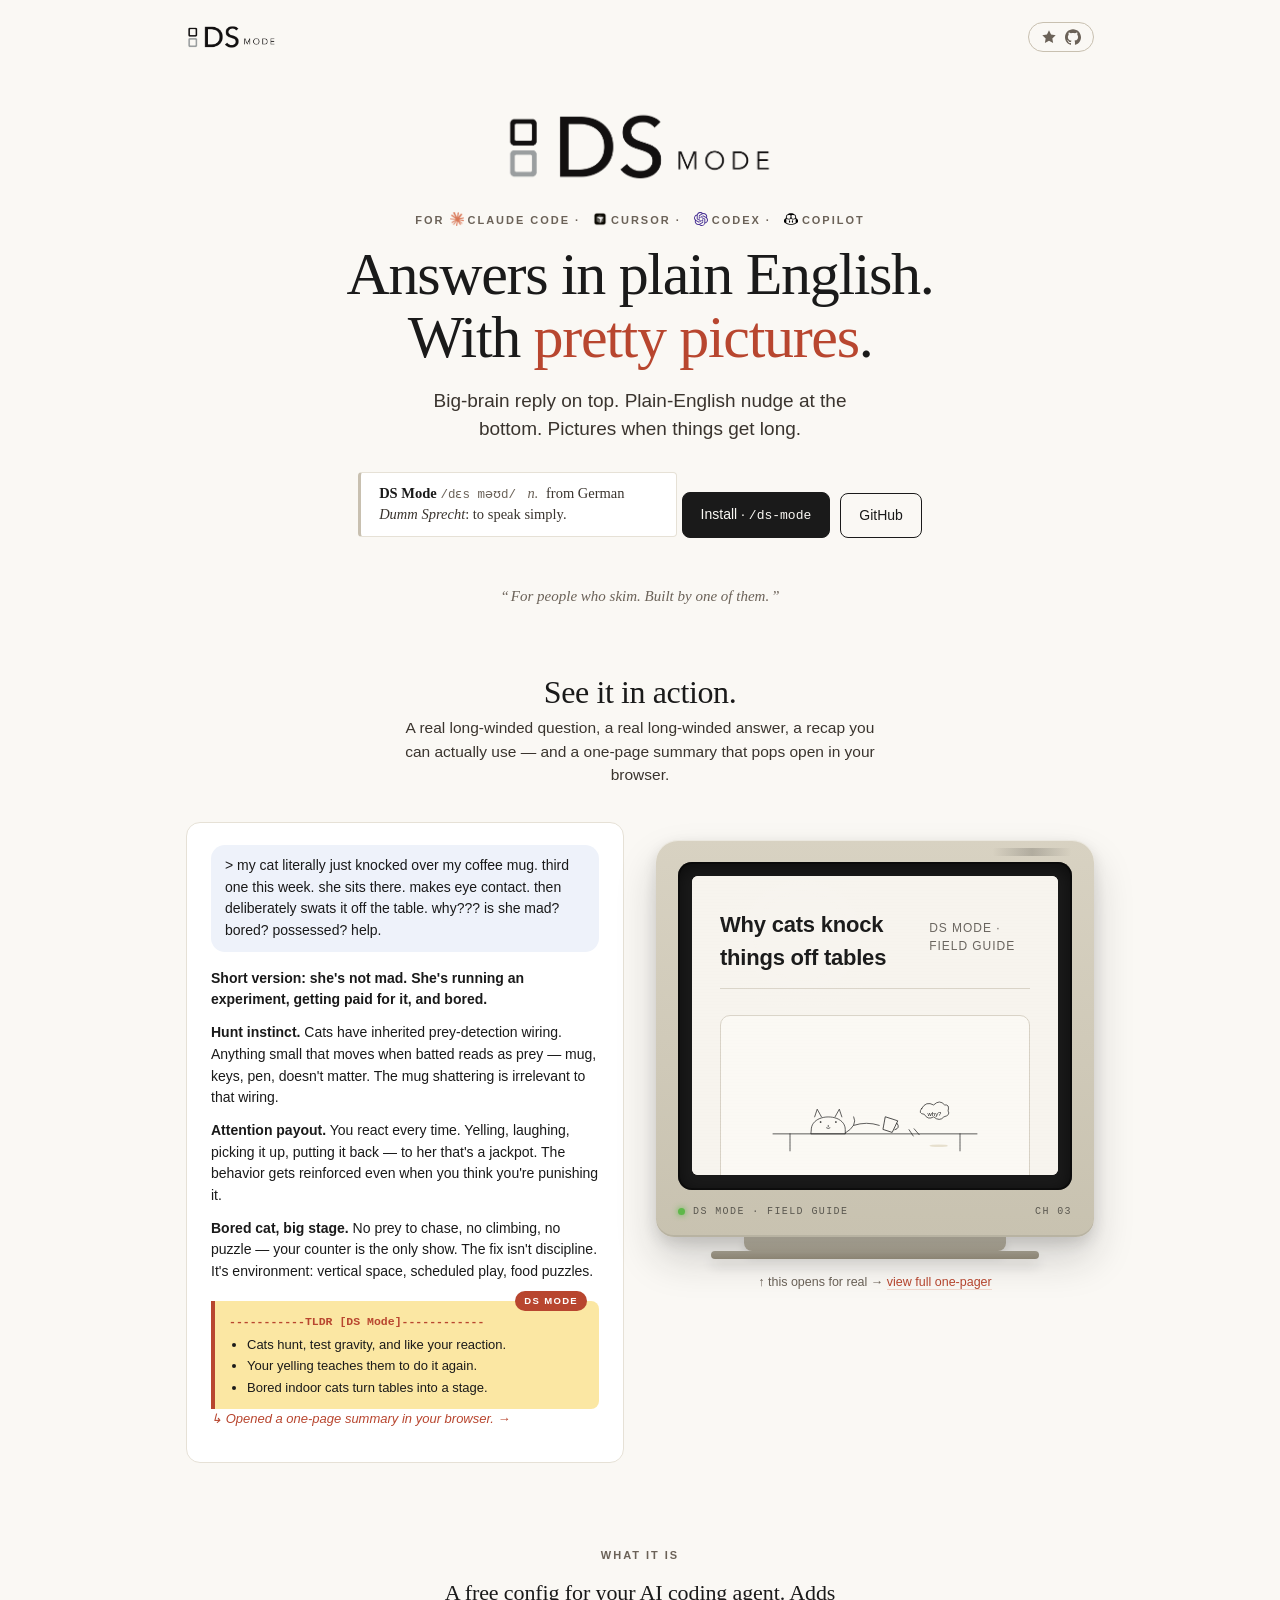
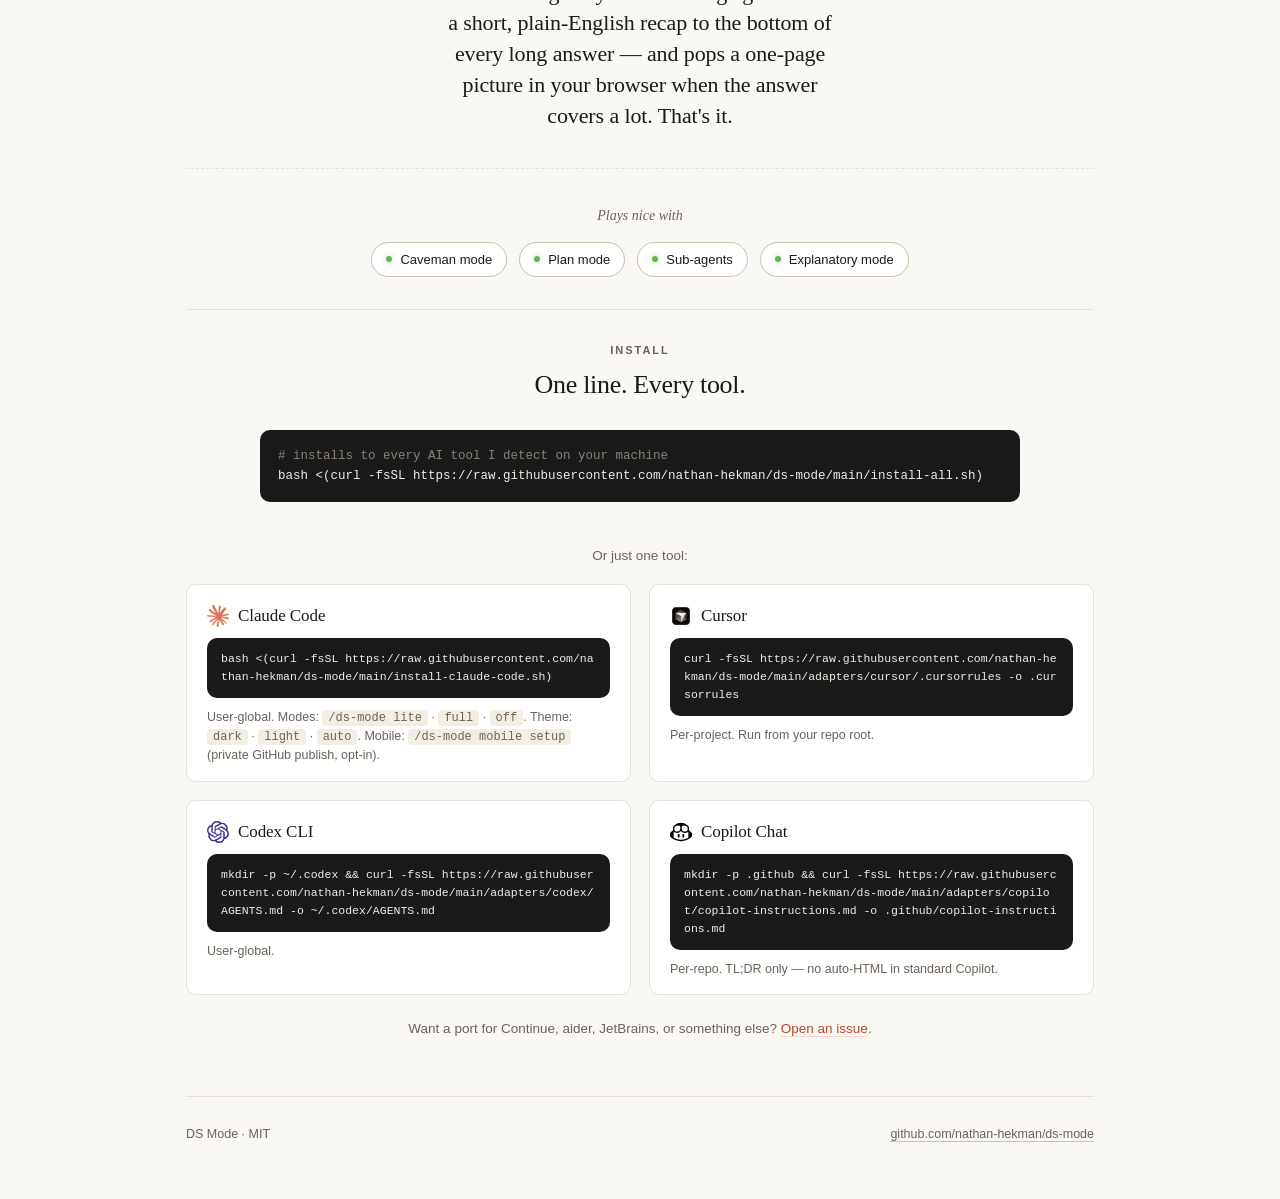
<file: docs/index.html>
<!doctype html>
<html lang="en">
<head>
<meta charset="utf-8">
<meta name="viewport" content="width=device-width, initial-scale=1">
<title>DS Mode — answers in plain English, with pretty pictures</title>
<meta name="description" content="A Claude Code plugin (v1.0.0) that adds a plain-English TL;DR to every answer, plus an auto one-page visual when things get long. Modes: lite (TLDR only) · full (TLDR + auto HTML, default) · off. For people who skim.">

<!-- Open Graph (Slack, iMessage, Facebook, LinkedIn) -->
<meta property="og:type" content="website">
<meta property="og:url" content="https://nathan-hekman.github.io/ds-mode/">
<meta property="og:title" content="DS Mode — answers in plain English, with pretty pictures">
<meta property="og:description" content="A Claude Code plugin (v1.0.0) that adds a plain-English TL;DR to every answer, plus an auto one-page visual when things get long. Modes: lite · full · off.">
<meta property="og:image" content="https://nathan-hekman.github.io/ds-mode/assets/ds-mode-example.png">
<meta property="og:image:alt" content="DS Mode: a Claude Code reply with a plain-English TL;DR recap block at the bottom.">

<!-- Twitter / X -->
<meta name="twitter:card" content="summary_large_image">
<meta name="twitter:title" content="DS Mode — answers in plain English, with pretty pictures">
<meta name="twitter:description" content="A Claude Code plugin (v1.0.0) that adds a plain-English TL;DR to every answer, plus an auto one-page visual when things get long. Modes: lite · full · off.">
<meta name="twitter:image" content="https://nathan-hekman.github.io/ds-mode/assets/ds-mode-example.png">
<style>
  :root {
    --ink: #1a1a1a;
    --ink-soft: #3a342e;
    --paper: #faf8f4;
    --paper-2: #f3eee4;
    --rule: #e6e1d6;
    --rule-strong: #c8c0b0;
    --muted: #6b6258;
    --accent: #b8462f;
    --accent-soft: #f1d9cf;
    --highlight: #fbe7a3;
  }
  *, *::before, *::after { box-sizing: border-box; }
  img, svg, iframe, pre { max-width: 100%; }
  html, body {
    margin: 0; padding: 0;
    background: var(--paper); color: var(--ink);
    font-family: -apple-system, BlinkMacSystemFont, "SF Pro Text", "Helvetica Neue", Inter, sans-serif;
    font-size: 16px; line-height: 1.5;
    -webkit-font-smoothing: antialiased; -moz-osx-font-smoothing: grayscale;
    overflow-x: hidden;
  }
  ::selection { background: var(--highlight); }
  .wrap { max-width: 980px; margin: 0 auto; padding: 0 36px; }

  /* Top bar */
  .top { padding: 22px 0 0; }
  .top .row { display: flex; justify-content: space-between; align-items: center; }
  .brand { display: inline-flex; align-items: center; gap: 9px; text-decoration: none; color: var(--ink); }
  .brand img { display: block; height: 26px; width: auto; }
  .top a.ghlink { display: inline-flex; align-items: center; gap: 8px; color: var(--muted); padding: 6px 12px; border: 1px solid var(--rule-strong); border-radius: 999px; text-decoration: none; line-height: 0; }
  .top a.ghlink svg { display: block; width: 16px; height: 16px; }
  .top a.ghlink:hover { color: var(--ink); border-color: var(--ink); }

  /* HERO */
  .hero { padding: 56px 0 36px; text-align: center; position: relative; }
  .hero-logo { display: block; margin: 0 auto 26px; height: 78px; width: auto; max-width: 80%; }
  .kicker { font-size: 11px; letter-spacing: 0.18em; text-transform: uppercase; color: var(--muted); font-weight: 600; margin: 0 0 14px; }
  h1 { font-family: "Georgia", serif; font-weight: 500; font-size: 60px; line-height: 1.05; letter-spacing: -0.022em; margin: 0 auto 18px; max-width: none; white-space: normal; }
  h1 .accent { color: var(--accent); position: relative; display: inline-block; }
  h1 .accent::after { content: ""; position: absolute; left: -3%; right: -3%; bottom: 0.04em; height: 0.4em;
    background: var(--highlight); z-index: -1; transform: rotate(-0.4deg); }
  .subhead { font-size: 19px; color: var(--ink-soft); max-width: 44ch; margin: 0 auto 28px; }
  .etym {
    display: inline-block;
    margin: 0 auto 26px;
    padding: 10px 18px;
    background: #fff;
    border: 1px solid var(--rule);
    border-left: 3px solid var(--rule-strong);
    border-radius: 4px;
    font-family: "Georgia", serif;
    font-size: 14.5px;
    color: var(--ink-soft);
    text-align: left;
    max-width: 44ch;
  }
  .etym .term { font-weight: 600; color: var(--ink); }
  .etym .pos { font-style: italic; color: var(--muted); margin: 0 4px; }
  .etym .ipa { font-family: "SF Mono", Menlo, Consolas, monospace; font-size: 12.5px; color: var(--muted); margin-right: 4px; }
  .etym .src { font-style: italic; }
  .cta { display: inline-flex; gap: 10px; align-items: center; flex-wrap: wrap; justify-content: center; }
  .btn { display: inline-block; padding: 11px 18px; border-radius: 8px; font-size: 14px; font-weight: 500;
         text-decoration: none; border: 1px solid var(--ink); color: var(--paper); background: var(--ink);
         transition: transform 0.06s ease; }
  .btn:hover { transform: translateY(-1px); }
  .btn.ghost { background: transparent; color: var(--ink); }
  .btn .mono { font-family: "SF Mono", Menlo, Consolas, monospace; font-size: 13px; }
  .pitch-line { font-family: "Georgia", serif; font-style: italic; font-size: 15px; color: var(--muted); margin: 22px auto 0; max-width: 50ch; }
  .pitch-line::before { content: "“"; margin-right: 2px; }
  .pitch-line::after  { content: "”"; margin-left: 2px; }

  /* SEE IT IN ACTION */
  .action { padding: 30px 0 64px; }
  .action h2 { font-family: "Georgia", serif; font-weight: 500; font-size: 32px; line-height: 1.15; letter-spacing: -0.012em; margin: 0 0 6px; text-align: center; }
  .action .lede { text-align: center; color: var(--ink-soft); font-size: 15.5px; max-width: 56ch; margin: 0 auto 36px; }
  .action .stage { display: grid; grid-template-columns: minmax(0, 1fr) minmax(0, 1fr); gap: 32px; align-items: start; position: relative; }
  .action .chat { background: #fff; border: 1px solid var(--rule); border-radius: 14px; padding: 22px 24px; font-size: 14px; line-height: 1.55; min-width: 0; }
  .action .chat .user-bubble { display: block; background: #eef2fa; padding: 10px 14px; border-radius: 14px; margin: 0 0 16px; font-size: 14px; max-width: 100%; }
  .action .chat .resp p { margin: 0 0 11px; }
  .action .chat .resp p strong { font-weight: 600; }
  .action .chat .tldr-box { margin: 18px 0 0; padding: 12px 14px 10px; background: var(--highlight); border-left: 4px solid var(--accent); border-radius: 0 8px 8px 0; position: relative; }
  .action .chat .tldr-box .tag { position: absolute; top: -10px; right: 12px; background: var(--accent); color: #fff; font-size: 9.5px; letter-spacing: 0.14em; text-transform: uppercase; font-weight: 700; padding: 3px 9px; border-radius: 999px; }
  .action .chat .tldr-box .head { display: block; font-family: "SF Mono", Menlo, Consolas, monospace; color: var(--accent); font-weight: 600; font-size: 11.5px; margin-bottom: 4px; }
  .action .chat .tldr-box ul { margin: 0; padding-left: 18px; font-size: 13px; line-height: 1.5; }
  .action .chat .tldr-box li { margin: 2px 0; }
  .action .chat .opened { margin: 14px 0 0; font-size: 13px; color: var(--accent); font-style: italic; position: relative; }
  .action .chat .opened::before { content: "↳ "; }

  /* CRT */
  .crt-wrap { position: relative; padding-top: 18px; }
  .crt {
    background: linear-gradient(180deg, #d8d2c2 0%, #c8c2b0 100%);
    border-radius: 22px 22px 18px 18px;
    padding: 22px 22px 18px;
    box-shadow:
      inset 0 1px 0 rgba(255,255,255,0.5),
      inset 0 -2px 0 rgba(0,0,0,0.08),
      0 22px 40px rgba(26,26,26,0.18),
      0 6px 14px rgba(26,26,26,0.12);
    position: relative;
  }
  .crt::before {
    content: "";
    position: absolute;
    top: 8px; right: 22px;
    width: 80px; height: 8px;
    background: linear-gradient(90deg, transparent 0%, rgba(0,0,0,0.18) 50%, transparent 100%);
    border-radius: 4px;
  }
  .crt-screen {
    position: relative;
    background: #1a1a1a;
    border-radius: 14px;
    padding: 14px;
    box-shadow: inset 0 0 0 2px rgba(0,0,0,0.4), inset 0 4px 18px rgba(0,0,0,0.6);
    overflow: hidden;
  }
  .crt-screen::after {
    content: "";
    position: absolute; inset: 14px;
    pointer-events: none;
    background:
      repeating-linear-gradient(0deg, rgba(0,0,0,0.06) 0px, rgba(0,0,0,0.06) 1px, transparent 1px, transparent 3px),
      radial-gradient(ellipse at 30% 20%, rgba(255,255,255,0.08) 0%, transparent 60%);
    border-radius: 6px;
    mix-blend-mode: overlay;
    z-index: 2;
  }
  .crt-iframe-wrap {
    position: relative;
    width: 100%;
    aspect-ratio: 880 / 720;
    background: #f7f4ee;
    border-radius: 6px;
    overflow: hidden;
    z-index: 1;
    container-type: inline-size;
  }
  .crt-iframe-wrap iframe {
    position: absolute;
    top: 0; left: 0;
    width: 880px;
    height: 720px;
    border: 0;
    transform-origin: top left;
    transform: scale(calc(100cqw / 880));
    pointer-events: none;
    will-change: transform;
  }
  /* Fallback for browsers without container queries (iOS Safari < 16). JS
     also re-applies a precise scale at end of body. */
  @supports not (container-type: inline-size) {
    .crt-iframe-wrap iframe { transform: scale(0.40); }
  }
  .crt-meta {
    display: flex; justify-content: space-between; align-items: center;
    margin-top: 14px;
    font-family: "SF Mono", Menlo, Consolas, monospace;
    font-size: 10px; letter-spacing: 0.14em; text-transform: uppercase;
    color: rgba(0,0,0,0.55);
  }
  .crt-meta .led { display: inline-flex; align-items: center; gap: 8px; }
  .crt-meta .led::before {
    content: ""; width: 7px; height: 7px; border-radius: 50%;
    background: #5fb84a;
    box-shadow: 0 0 6px #5fb84a;
  }
  .crt-stand {
    width: 60%; margin: 0 auto;
    height: 14px;
    background: linear-gradient(180deg, #c8c2b0 0%, #aea796 100%);
    border-radius: 0 0 8px 8px;
    box-shadow: 0 6px 10px rgba(26,26,26,0.12);
  }
  .crt-base {
    width: 75%; margin: 0 auto;
    height: 8px;
    background: linear-gradient(180deg, #aea796 0%, #968e7c 100%);
    border-radius: 4px;
    box-shadow: 0 8px 12px rgba(26,26,26,0.1);
  }
  .crt-link {
    display: block; margin: 14px auto 0; text-align: center;
    font-size: 12.5px; color: var(--muted);
  }
  .crt-link a { color: var(--accent); text-decoration: none; border-bottom: 1px solid var(--accent-soft); }
  .crt-link a:hover { color: var(--ink); border-bottom-color: var(--ink); }

  /* TILES */

  /* WHAT IT IS */
  .whatitis { padding: 20px 0 36px; text-align: center; }
  .whatitis .kicker { margin-bottom: 14px; }
  .whatitis-body { font-family: "Georgia", serif; font-size: 22px; line-height: 1.4; color: var(--ink); max-width: 36ch; margin: 0 auto; letter-spacing: -0.005em; }

  /* PLAYS NICE WITH */
  .compat { padding: 8px 0 32px; text-align: center; border-top: 1px dashed var(--rule); }
  .compat-label { font-family: "Georgia", serif; font-style: italic; font-size: 14px; color: var(--muted); margin: 28px 0 16px; }
  .compat-row { display: flex; flex-wrap: wrap; justify-content: center; gap: 10px 12px; }
  .chip {
    display: inline-flex; align-items: center; gap: 8px;
    padding: 7px 14px;
    border: 1px solid var(--rule-strong);
    border-radius: 999px;
    background: #fff;
    font-size: 13px;
    color: var(--ink);
  }
  .chip .dot {
    width: 6px; height: 6px; border-radius: 50%;
    background: #5fb84a;
    box-shadow: 0 0 6px rgba(95,184,74,0.5);
  }

  /* INSTALL */
  .install { padding: 32px 0 56px; text-align: center; border-top: 1px solid var(--rule); }
  .install .kicker { margin-bottom: 6px; }
  .install h2 { font-family: "Georgia", serif; font-weight: 500; font-size: 26px; letter-spacing: -0.012em; margin: 0 0 26px; }
  .install-grid { display: grid; grid-template-columns: repeat(2, minmax(0, 1fr)); gap: 18px; text-align: left; }
  .install-card { border: 1px solid var(--rule); border-radius: 10px; background: #fff; padding: 18px 20px 16px; display: flex; flex-direction: column; }
  .install-card h4 { font-family: "Georgia", serif; font-weight: 500; font-size: 17px; letter-spacing: -0.005em; margin: 0 0 10px; display: flex; align-items: center; gap: 9px; }
  .install-card h4 img { width: 22px; height: 22px; display: block; object-fit: contain; }
  .kicker .ki { width: 14px; height: 14px; display: inline-block; vertical-align: -2px; object-fit: contain; margin: 0 4px 0 8px; }
  .kicker .ki:first-of-type { margin-left: 0; }
  .install-card .code-block { display: block; min-width: 0; margin: 0 0 10px; padding: 12px 14px; font-size: 11.5px; line-height: 1.55; white-space: pre; overflow-x: auto; }
  .install-all { max-width: 760px; margin: 0 auto; }
  .install-all .code-block { display: block; min-width: 0; padding: 16px 18px; font-size: 12.5px; line-height: 1.6; text-align: left; }
  .code-block.one-line { white-space: pre-wrap; word-break: break-all; overflow-wrap: anywhere; overflow-x: auto; }
  .install-card { overflow: hidden; }
  .install-all { overflow: hidden; }
  .install-card .install-note { font-size: 12.5px; color: var(--muted); margin: 0; }
  .install-card .install-note code { font-family: "SF Mono", Menlo, Consolas, monospace; background: var(--paper-2); padding: 1px 6px; border-radius: 4px; font-size: 12px; }
  .code-block { display: inline-block; text-align: left; background: #1a1a1a; color: #f1ede4; border-radius: 10px; padding: 16px 22px;
    font-family: "SF Mono", Menlo, Consolas, monospace; font-size: 13px; line-height: 1.65; margin: 0 0 12px; min-width: 360px; }
  .code-block .c { color: #8a8275; }
  .code-block .k { color: #d6b07a; }
  .install .note { color: var(--muted); font-size: 13.5px; margin: 8px 0 0; }
  .install .note code { font-family: "SF Mono", Menlo, Consolas, monospace; background: var(--paper-2); padding: 1px 6px; border-radius: 4px; font-size: 12.5px; }

  /* FOOTER */
  .foot { padding: 28px 0 56px; border-top: 1px solid var(--rule); display: flex; justify-content: space-between; align-items: center; color: var(--muted); font-size: 12.5px; }
  .foot a { color: var(--muted); text-decoration: none; border-bottom: 1px solid var(--rule-strong); }
  .foot a:hover { color: var(--ink); border-bottom-color: var(--ink); }

  @media (max-width: 760px) {
    .wrap { padding: 0 24px; }
    h1 { font-size: 42px; }
    .install-grid { grid-template-columns: minmax(0, 1fr); gap: 16px; }
    .action .stage { grid-template-columns: minmax(0, 1fr); gap: 32px; }
    .hero { padding: 56px 0 44px; }
    .hero-logo { height: 70px; margin-bottom: 24px; }
    .kicker { font-size: 10.5px; letter-spacing: 0.16em; margin-bottom: 22px; }
    .kicker .ki { width: 12px; height: 12px; margin: 0 4px 0 6px; vertical-align: -1px; }
    .kicker .kicker-for { display: none; }
    .subhead { font-size: 17px; line-height: 1.5; margin-bottom: 30px; }
    .pitch-line { font-size: 14px; margin-top: 24px; }
    section { padding: 56px 0; }
    .action { padding: 24px 0 56px; }
    .action h2 { font-size: 28px; margin-bottom: 10px; }
    .action .lede { font-size: 15px; line-height: 1.55; margin-bottom: 32px; }
    .install h2 { font-size: 24px; margin-bottom: 28px; }
    .install-card { padding: 18px 20px 16px; }
    .install-card .code-block { font-size: 11px; padding: 12px 14px; }
    .top { padding: 20px 0 0; }
  }
  @media (max-width: 480px) {
    .wrap { padding: 0 20px; }
    h1 { font-size: 34px; line-height: 1.05; max-width: 100%; margin-bottom: 22px; }
    .hero { padding: 44px 0 36px; }
    .hero-logo { height: 56px; margin-bottom: 22px; }
    .kicker { font-size: 10px; letter-spacing: 0.14em; }
    .kicker .ki { display: none; }
    .subhead, .pitch-line, .action .lede { max-width: 100%; }
    .subhead { font-size: 16px; }
    .crt { padding: 16px 16px 14px; border-radius: 18px 18px 14px 14px; }
    .crt-screen { padding: 10px; }
    .crt-meta { font-size: 9px; margin-top: 10px; }
    .action .chat { padding: 20px 22px; font-size: 14px; }
    .action .chat .user-bubble { padding: 12px 16px; margin-bottom: 18px; }
    .action .chat .resp p { margin-bottom: 11px; line-height: 1.55; }
    .install-all .code-block { font-size: 10.5px; padding: 12px 14px; word-break: break-all; }
    .install-card .code-block { font-size: 10.5px; padding: 10px 12px; word-break: break-all; }
    .top a.ghlink { padding: 5px 10px; }
    .top a.ghlink svg { width: 14px; height: 14px; }
    section { padding: 44px 0; }
  }
</style>
</head>
<body>

<header class="top">
  <div class="wrap row">
    <a class="brand" href="/ds-mode/">
      <img src="assets/ds-mode-logo.png" alt="DS Mode">
    </a>
    <a class="ghlink" href="https://github.com/nathan-hekman/ds-mode" target="_blank" rel="noopener" aria-label="Star on GitHub">
      <svg viewBox="0 0 24 24" fill="currentColor" aria-hidden="true"><path d="M12 2l3.09 6.26L22 9.27l-5 4.87 1.18 6.88L12 17.77l-6.18 3.25L7 14.14 2 9.27l6.91-1.01L12 2z"/></svg>
      <svg viewBox="0 0 24 24" fill="currentColor" aria-hidden="true"><path d="M12 .297c-6.63 0-12 5.373-12 12 0 5.303 3.438 9.8 8.205 11.385.6.113.82-.258.82-.577 0-.285-.01-1.04-.015-2.04-3.338.724-4.042-1.61-4.042-1.61-.546-1.385-1.335-1.755-1.335-1.755-1.087-.744.084-.729.084-.729 1.205.084 1.838 1.236 1.838 1.236 1.07 1.835 2.809 1.305 3.495.998.108-.776.417-1.305.76-1.605-2.665-.305-5.467-1.334-5.467-5.93 0-1.31.465-2.38 1.235-3.22-.135-.303-.54-1.523.105-3.176 0 0 1.005-.322 3.3 1.23.96-.267 1.98-.4 3-.405 1.02.005 2.04.138 3 .405 2.28-1.552 3.285-1.23 3.285-1.23.645 1.653.24 2.873.12 3.176.765.84 1.23 1.91 1.23 3.22 0 4.61-2.805 5.625-5.475 5.92.42.36.81 1.096.81 2.22 0 1.606-.015 2.896-.015 3.286 0 .315.21.69.825.57C20.565 22.092 24 17.592 24 12.297c0-6.627-5.373-12-12-12"/></svg>
    </a>
  </div>
</header>

<div class="wrap">

  <!-- HERO -->
  <section class="hero">
    <img class="hero-logo" src="assets/ds-mode-logo.png" alt="DS Mode">
    <p class="kicker"><span class="kicker-for">For </span><img class="ki" src="assets/icon-claude.png" alt="">Claude Code · <img class="ki" src="assets/icon-cursor.png" alt="">Cursor · <img class="ki" src="assets/icon-codex.svg" alt="">Codex · <img class="ki" src="assets/icon-copilot.svg" alt="">Copilot</p>
    <h1>Answers in plain English.<br>With <span class="accent">pretty pictures</span>.</h1>
    <p class="subhead">Big-brain reply on top. Plain-English nudge at the bottom. Pictures when things get long.</p>
    <p class="etym">
      <span class="term">DS Mode</span>
      <span class="ipa">/dɛs məʊd/</span>
      <span class="pos">n.</span>
      from German <span class="src">Dumm Sprecht</span>: to speak simply.
    </p>
    <div class="cta">
      <a class="btn" href="#install">Install · <span class="mono">/ds-mode</span></a>
      <a class="btn ghost" href="https://github.com/nathan-hekman/ds-mode" target="_blank" rel="noopener">GitHub</a>
    </div>
    <p class="pitch-line">For people who skim. Built by one of them.</p>
  </section>

  <!-- SEE IT IN ACTION -->
  <section class="action">
    <h2>See it in action.</h2>
    <p class="lede">A real long-winded question, a real long-winded answer, a recap you can actually use — and a one-page summary that pops open in your browser.</p>

    <div class="stage">
      <!-- Chat thread -->
      <div class="chat">
        <div class="user-bubble">&gt; my cat literally just knocked over my coffee mug. third one this week. she sits there. makes eye contact. then deliberately swats it off the table. why??? is she mad? bored? possessed? help.</div>

        <div class="resp">
          <p><strong>Short version: she's not mad. She's running an experiment, getting paid for it, and bored.</strong></p>
          <p><strong>Hunt instinct.</strong> Cats have inherited prey-detection wiring. Anything small that moves when batted reads as prey — mug, keys, pen, doesn't matter. The mug shattering is irrelevant to that wiring.</p>
          <p><strong>Attention payout.</strong> You react every time. Yelling, laughing, picking it up, putting it back — to her that's a jackpot. The behavior gets reinforced even when you think you're punishing it.</p>
          <p><strong>Bored cat, big stage.</strong> No prey to chase, no climbing, no puzzle — your counter is the only show. The fix isn't discipline. It's environment: vertical space, scheduled play, food puzzles.</p>

          <div class="tldr-box">
            <span class="tag">DS Mode</span>
            <span class="head">-----------TLDR [DS Mode]------------</span>
            <ul>
              <li>Cats hunt, test gravity, and like your reaction.</li>
              <li>Your yelling teaches them to do it again.</li>
              <li>Bored indoor cats turn tables into a stage.</li>
            </ul>
          </div>
          <p class="opened">Opened a one-page summary in your browser. →</p>
        </div>
      </div>

      <!-- CRT mock with the actual one-pager inside -->
      <div class="crt-wrap">
        <div class="crt">
          <div class="crt-screen">
            <div class="crt-iframe-wrap">
              <iframe src="example-cat-popup.html" title="DS Mode one-page summary: Why cats knock things off tables" scrolling="no" sandbox="allow-same-origin"></iframe>
            </div>
          </div>
          <div class="crt-meta">
            <span class="led">DS Mode · field guide</span>
            <span>CH 03</span>
          </div>
        </div>
        <div class="crt-stand"></div>
        <div class="crt-base"></div>
        <p class="crt-link">↑ this opens for real → <a href="example-cat-popup.html" target="_blank" rel="noopener">view full one-pager</a></p>
      </div>
    </div>
  </section>

  <!-- WHAT IT IS -->
  <section class="whatitis">
    <p class="kicker">What it is</p>
    <p class="whatitis-body">A free config for your AI coding agent. Adds a short, plain-English recap to the bottom of every long answer — and pops a one-page picture in your browser when the answer covers a lot. That's it.</p>
  </section>

  <!-- PLAYS NICE WITH -->
  <section class="compat">
    <p class="compat-label">Plays nice with</p>
    <div class="compat-row">
      <span class="chip"><span class="dot"></span>Caveman mode</span>
      <span class="chip"><span class="dot"></span>Plan mode</span>
      <span class="chip"><span class="dot"></span>Sub-agents</span>
      <span class="chip"><span class="dot"></span>Explanatory mode</span>
    </div>
  </section>

  <!-- INSTALL -->
  <section class="install" id="install">
    <p class="kicker">Install</p>
    <h2>One line. Every tool.</h2>

    <div class="install-all">
<pre class="code-block one-line"><span class="c"># installs to every AI tool I detect on your machine</span>
bash &lt;(curl -fsSL https://raw.githubusercontent.com/nathan-hekman/ds-mode/main/install-all.sh)</pre>
    </div>

    <p class="note" style="margin: 32px 0 18px;">Or just one tool:</p>

    <div class="install-grid">
      <div class="install-card">
        <h4><img src="assets/icon-claude.png" alt="">Claude Code</h4>
<pre class="code-block one-line">bash &lt;(curl -fsSL https://raw.githubusercontent.com/nathan-hekman/ds-mode/main/install-claude-code.sh)</pre>
        <p class="install-note">User-global. Modes: <code>/ds-mode lite</code> · <code>full</code> · <code>off</code>. Theme: <code>dark</code> · <code>light</code> · <code>auto</code>. Mobile: <code>/ds-mode mobile setup</code> (private GitHub publish, opt-in).</p>
      </div>

      <div class="install-card">
        <h4><img src="assets/icon-cursor.png" alt="">Cursor</h4>
<pre class="code-block one-line">curl -fsSL https://raw.githubusercontent.com/nathan-hekman/ds-mode/main/adapters/cursor/.cursorrules -o .cursorrules</pre>
        <p class="install-note">Per-project. Run from your repo root.</p>
      </div>

      <div class="install-card">
        <h4><img src="assets/icon-codex.svg" alt="">Codex CLI</h4>
<pre class="code-block one-line">mkdir -p ~/.codex && curl -fsSL https://raw.githubusercontent.com/nathan-hekman/ds-mode/main/adapters/codex/AGENTS.md -o ~/.codex/AGENTS.md</pre>
        <p class="install-note">User-global.</p>
      </div>

      <div class="install-card">
        <h4><img src="assets/icon-copilot.svg" alt="">Copilot Chat</h4>
<pre class="code-block one-line">mkdir -p .github && curl -fsSL https://raw.githubusercontent.com/nathan-hekman/ds-mode/main/adapters/copilot/copilot-instructions.md -o .github/copilot-instructions.md</pre>
        <p class="install-note">Per-repo. TL;DR only — no auto-HTML in standard Copilot.</p>
      </div>
    </div>

    <p class="note" style="margin-top:24px;">Want a port for Continue, aider, JetBrains, or something else? <a href="https://github.com/nathan-hekman/ds-mode/issues" target="_blank" rel="noopener" style="color:var(--accent); text-decoration:none; border-bottom:1px solid var(--accent-soft);">Open an issue</a>.</p>
  </section>

  <!-- FOOTER -->
  <footer class="foot">
    <span>DS Mode · MIT</span>
    <span><a href="https://github.com/nathan-hekman/ds-mode" target="_blank" rel="noopener">github.com/nathan-hekman/ds-mode</a></span>
  </footer>

</div>

<script>
  // Belt-and-suspenders scale for the CRT iframe. CSS container queries
  // handle this natively in modern browsers; this script is the fallback
  // for older iOS Safari + a re-run hook for layout shifts after load.
  (function () {
    var wrap = document.querySelector('.crt-iframe-wrap');
    var ifr = wrap && wrap.querySelector('iframe');
    if (!wrap || !ifr) return;
    var NATURAL = 880;
    var supportsContainerQ = false;
    try { supportsContainerQ = CSS && CSS.supports && CSS.supports('container-type: inline-size'); } catch (e) {}
    function fit() {
      var w = wrap.clientWidth;
      if (!w) return;
      // If container queries work, leave the CSS-driven scale alone — it
      // tracks the actual rendered width with no script involvement.
      if (supportsContainerQ) return;
      ifr.style.transform = 'scale(' + (w / NATURAL) + ')';
    }
    fit();
    if (ifr.addEventListener) ifr.addEventListener('load', fit);
    if (document.readyState !== 'complete') window.addEventListener('load', fit);
    window.addEventListener('resize', fit);
    window.addEventListener('orientationchange', fit);
    setTimeout(fit, 100);
    setTimeout(fit, 600);
    if (typeof ResizeObserver === 'function') {
      try { new ResizeObserver(fit).observe(wrap); } catch (e) {}
    }
  })();
</script>
</body>
</html>
</file>
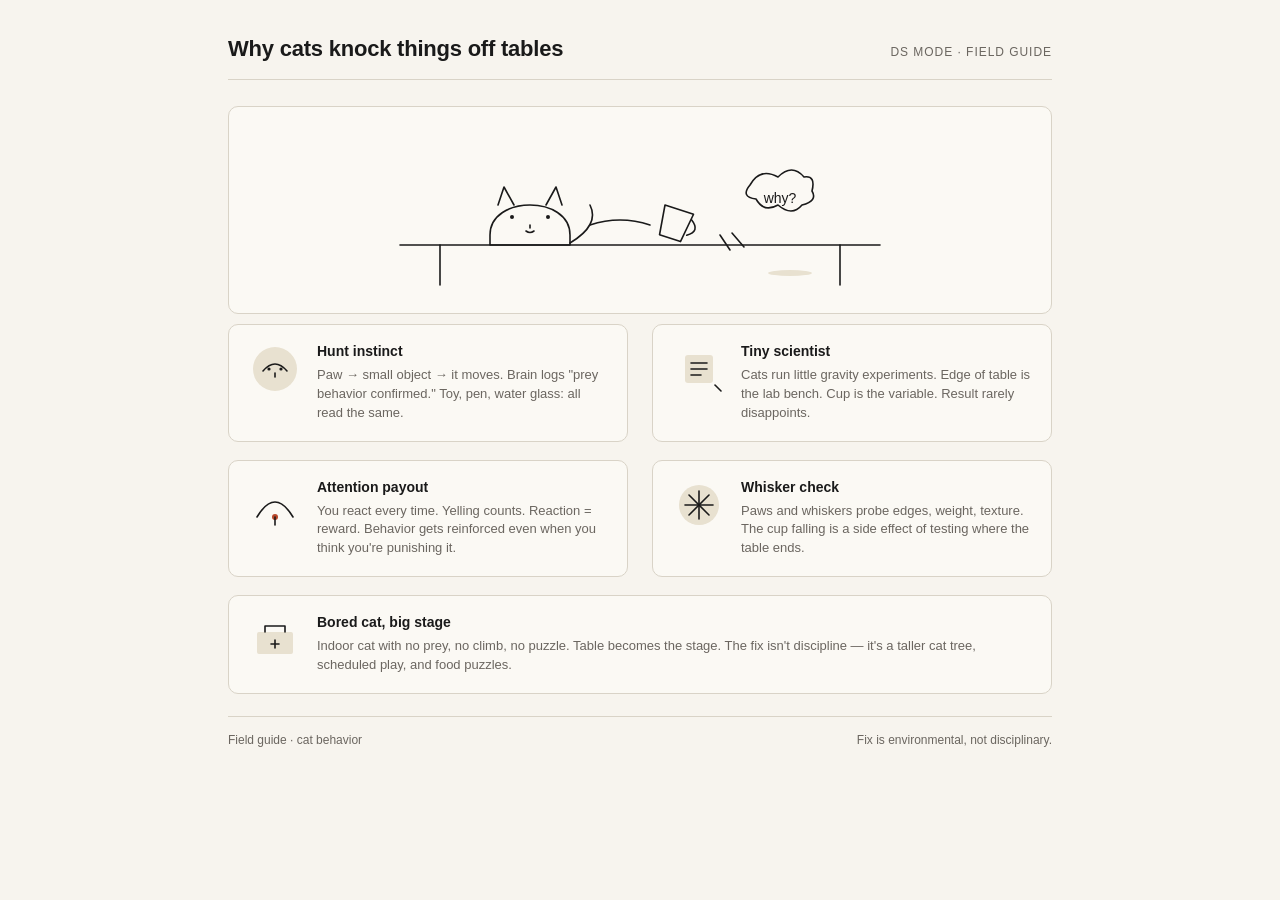
<file: docs/example-cat-popup.html>
<!doctype html>
<html lang="en">
<head>
<meta charset="utf-8" />
<meta name="viewport" content="width=device-width, initial-scale=1" />
<title>Why cats knock things off tables</title>
<style>
  :root {
    --ink: #1a1a1a;
    --paper: #f7f4ee;
    --muted: #6b6660;
    --rule: #d9d3c7;
    --accent: #b8472a;
  }
  * { box-sizing: border-box; }
  html, body { margin: 0; padding: 0; background: var(--paper); color: var(--ink);
    font-family: -apple-system, BlinkMacSystemFont, "SF Pro Text", Inter, sans-serif;
    font-size: 15px; line-height: 1.5; }
  .page { max-width: 880px; margin: 32px auto; padding: 0 28px 36px; }
  header { display: flex; align-items: baseline; justify-content: space-between;
    padding-bottom: 14px; border-bottom: 1px solid var(--rule); margin-bottom: 22px; }
  h1 { font-size: 22px; font-weight: 600; letter-spacing: -0.01em; margin: 0; }
  .kicker { font-size: 12px; color: var(--muted); text-transform: uppercase; letter-spacing: 0.08em; }
  .grid { display: grid; grid-template-columns: 1fr 1fr; gap: 18px 24px; }
  .card { border: 1px solid var(--rule); border-radius: 10px; padding: 16px 18px 18px;
    background: #fbf9f4; display: flex; gap: 14px; align-items: flex-start; }
  .card .ic { flex: 0 0 56px; height: 56px; }
  .card h3 { margin: 0 0 4px; font-size: 14px; font-weight: 600; }
  .card p { margin: 0; font-size: 13px; color: var(--muted); line-height: 1.45; }
  .scene { margin: 26px 0 10px; padding: 18px; border: 1px solid var(--rule);
    border-radius: 10px; background: #fbf9f4; display: flex; align-items: center; justify-content: center; }
  footer { margin-top: 22px; padding-top: 14px; border-top: 1px solid var(--rule);
    font-size: 12px; color: var(--muted); display: flex; justify-content: space-between; }
  .accent { color: var(--accent); }
  svg { display: block; }
  .stroke { stroke: var(--ink); stroke-width: 1.6; fill: none; stroke-linecap: round; stroke-linejoin: round; }
  .fill-muted { fill: #e8e1d0; }
  .fill-accent { fill: var(--accent); }
</style>
</head>
<body>
<div class="page">
  <header>
    <h1>Why cats knock things off tables</h1>
    <span class="kicker">DS Mode · field guide</span>
  </header>

  <div class="scene">
    <!-- The crime scene -->
    <svg width="640" height="170" viewBox="0 0 640 170" aria-hidden="true">
      <!-- table -->
      <path class="stroke" d="M80 120 L560 120" />
      <path class="stroke" d="M120 120 L120 160" />
      <path class="stroke" d="M520 120 L520 160" />
      <!-- cat (left, sketchy) -->
      <g transform="translate(160 30)">
        <path class="stroke" d="M10 80 C 10 40, 90 40, 90 80 L90 90 L10 90 Z" />
        <!-- ears -->
        <path class="stroke" d="M18 50 L24 32 L34 50" />
        <path class="stroke" d="M66 50 L76 32 L82 50" />
        <!-- eyes -->
        <circle cx="32" cy="62" r="2" fill="#1a1a1a" />
        <circle cx="68" cy="62" r="2" fill="#1a1a1a" />
        <!-- nose/mouth -->
        <path class="stroke" d="M50 70 L50 73 M46 76 Q50 79 54 76" />
        <!-- tail flick -->
        <path class="stroke" d="M90 88 Q 120 70 110 50" />
      </g>
      <!-- paw extending toward cup -->
      <path class="stroke" d="M270 100 Q 300 90 330 100" />
      <!-- cup, tipping -->
      <g transform="translate(345 80) rotate(18)">
        <path class="stroke" d="M0 0 L30 0 L26 30 L4 30 Z" />
        <path class="stroke" d="M30 6 Q 42 14 30 22" />
      </g>
      <!-- falling droplets / motion lines -->
      <path class="stroke" d="M400 110 L410 125" />
      <path class="stroke" d="M412 108 L424 122" />
      <!-- floor shadow of doomed cup -->
      <ellipse cx="470" cy="148" rx="22" ry="3" class="fill-muted" />
      <!-- exclamation cloud (silent) -->
      <path class="stroke" d="M430 60 q 10 -18 28 -8 q 14 -14 26 0 q 12 -2 8 14 q 6 10 -10 14 q -10 12 -24 0 q -14 8 -22 -6 q -16 -2 -6 -14 z" />
      <text x="460" y="78" text-anchor="middle" font-family="-apple-system, sans-serif" font-size="14" fill="#1a1a1a">why?</text>
    </svg>
  </div>

  <div class="grid">
    <div class="card">
      <svg class="ic" viewBox="0 0 56 56" aria-hidden="true">
        <circle cx="28" cy="28" r="22" class="fill-muted" />
        <path class="stroke" d="M16 30 Q 28 16 40 30" />
        <circle cx="22" cy="28" r="1.6" fill="#1a1a1a" />
        <circle cx="34" cy="28" r="1.6" fill="#1a1a1a" />
        <path class="stroke" d="M28 32 L28 36" />
      </svg>
      <div>
        <h3>Hunt instinct</h3>
        <p>Paw → small object → it moves. Brain logs "prey behavior confirmed." Toy, pen, water glass: all read the same.</p>
      </div>
    </div>

    <div class="card">
      <svg class="ic" viewBox="0 0 56 56" aria-hidden="true">
        <rect x="14" y="14" width="28" height="28" rx="3" class="fill-muted" />
        <path class="stroke" d="M20 22 L36 22 M20 28 L36 28 M20 34 L30 34" />
        <path class="stroke" d="M44 44 L50 50" />
      </svg>
      <div>
        <h3>Tiny scientist</h3>
        <p>Cats run little gravity experiments. Edge of table is the lab bench. Cup is the variable. Result rarely disappoints.</p>
      </div>
    </div>

    <div class="card">
      <svg class="ic" viewBox="0 0 56 56" aria-hidden="true">
        <path class="stroke" d="M10 40 Q 28 10 46 40" />
        <circle cx="28" cy="40" r="3" class="fill-accent" />
        <path class="stroke" d="M28 40 L28 48" />
      </svg>
      <div>
        <h3>Attention payout</h3>
        <p>You react every time. Yelling counts. Reaction = reward. Behavior gets reinforced even when you think you're punishing it.</p>
      </div>
    </div>

    <div class="card">
      <svg class="ic" viewBox="0 0 56 56" aria-hidden="true">
        <circle cx="28" cy="28" r="20" class="fill-muted" />
        <path class="stroke" d="M14 28 L42 28" />
        <path class="stroke" d="M28 14 L28 42" />
        <path class="stroke" d="M18 18 L38 38" />
        <path class="stroke" d="M38 18 L18 38" />
      </svg>
      <div>
        <h3>Whisker check</h3>
        <p>Paws and whiskers probe edges, weight, texture. The cup falling is a side effect of testing where the table ends.</p>
      </div>
    </div>

    <div class="card" style="grid-column: 1 / span 2;">
      <svg class="ic" viewBox="0 0 56 56" aria-hidden="true">
        <rect x="10" y="20" width="36" height="22" rx="2" class="fill-muted" />
        <path class="stroke" d="M18 20 L18 14 L38 14 L38 20" />
        <path class="stroke" d="M28 28 L28 36 M24 32 L32 32" />
      </svg>
      <div>
        <h3>Bored cat, big stage</h3>
        <p>Indoor cat with no prey, no climb, no puzzle. Table becomes the stage. The fix isn't discipline — it's a taller cat tree, scheduled play, and food puzzles.</p>
      </div>
    </div>
  </div>

  <footer>
    <span>Field guide · cat behavior</span>
    <span>Fix is environmental, not disciplinary.</span>
  </footer>
</div>
</body>
</html>
</file>
